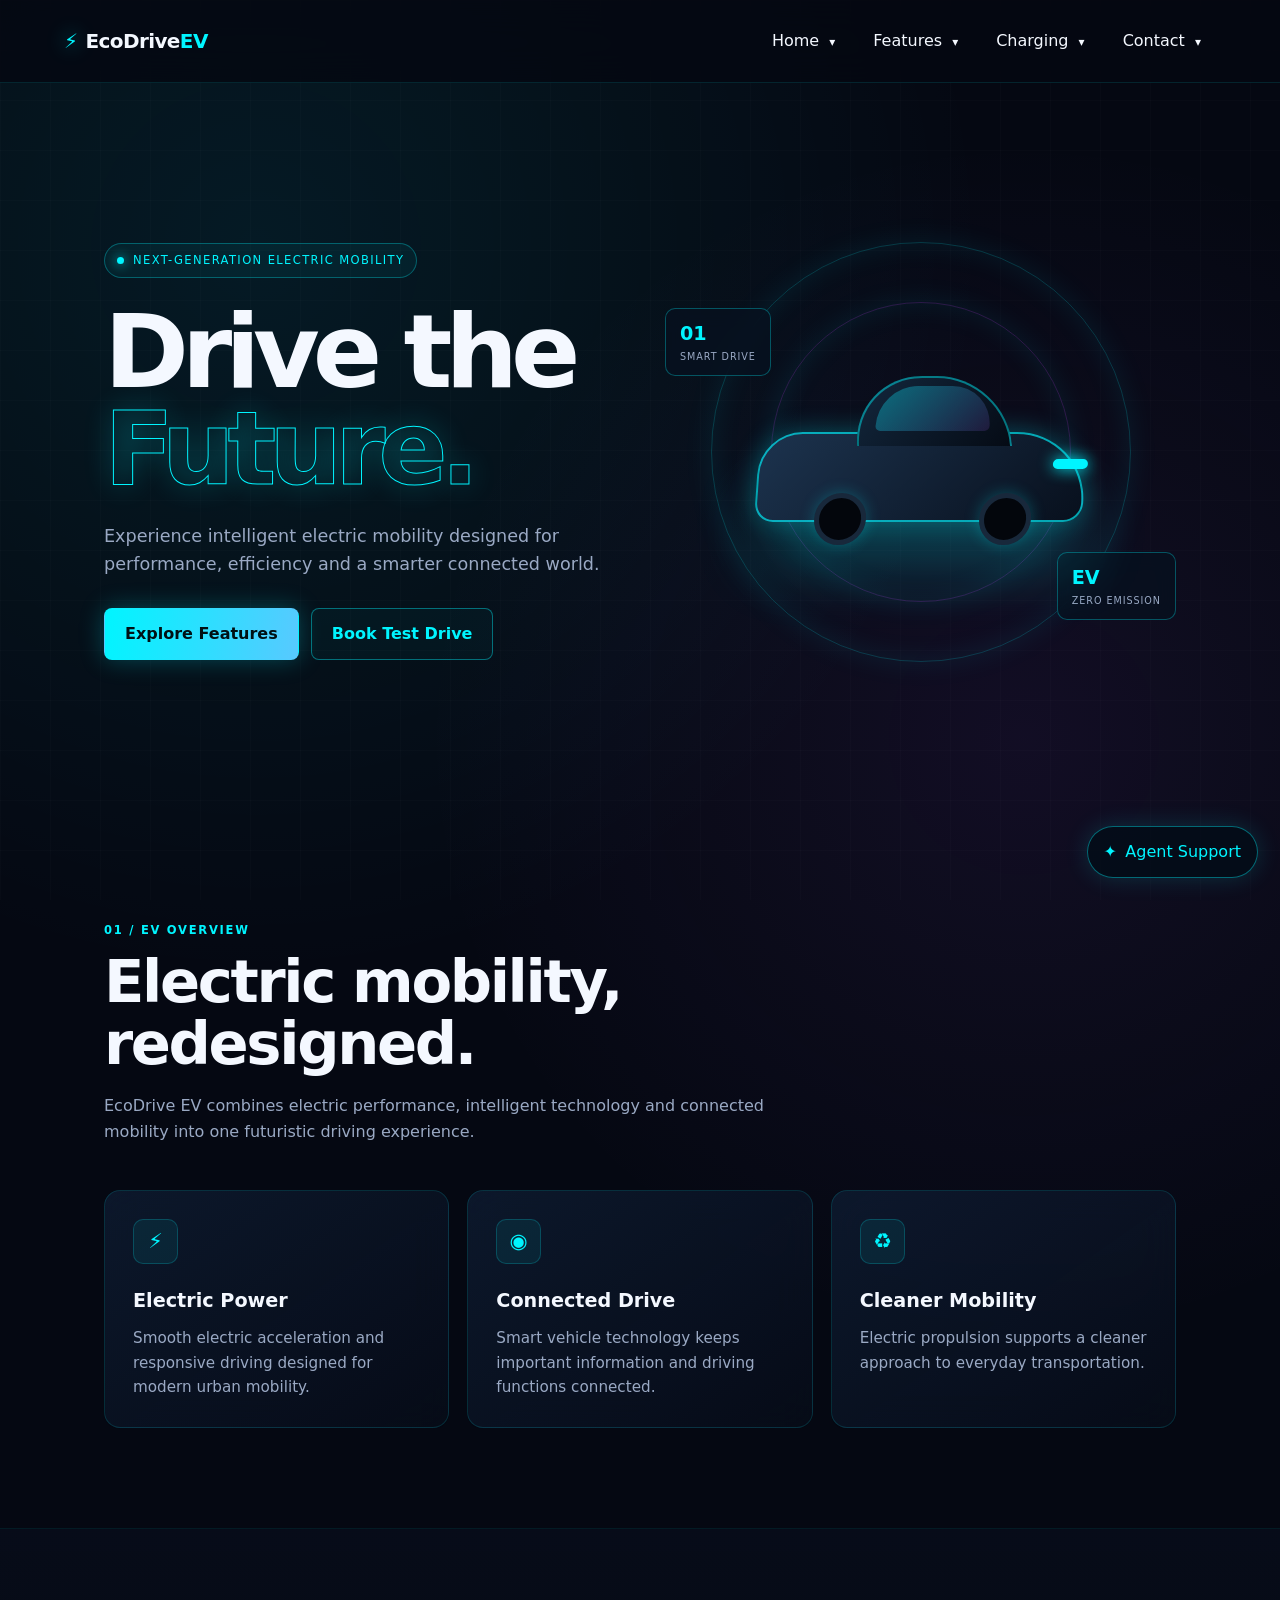
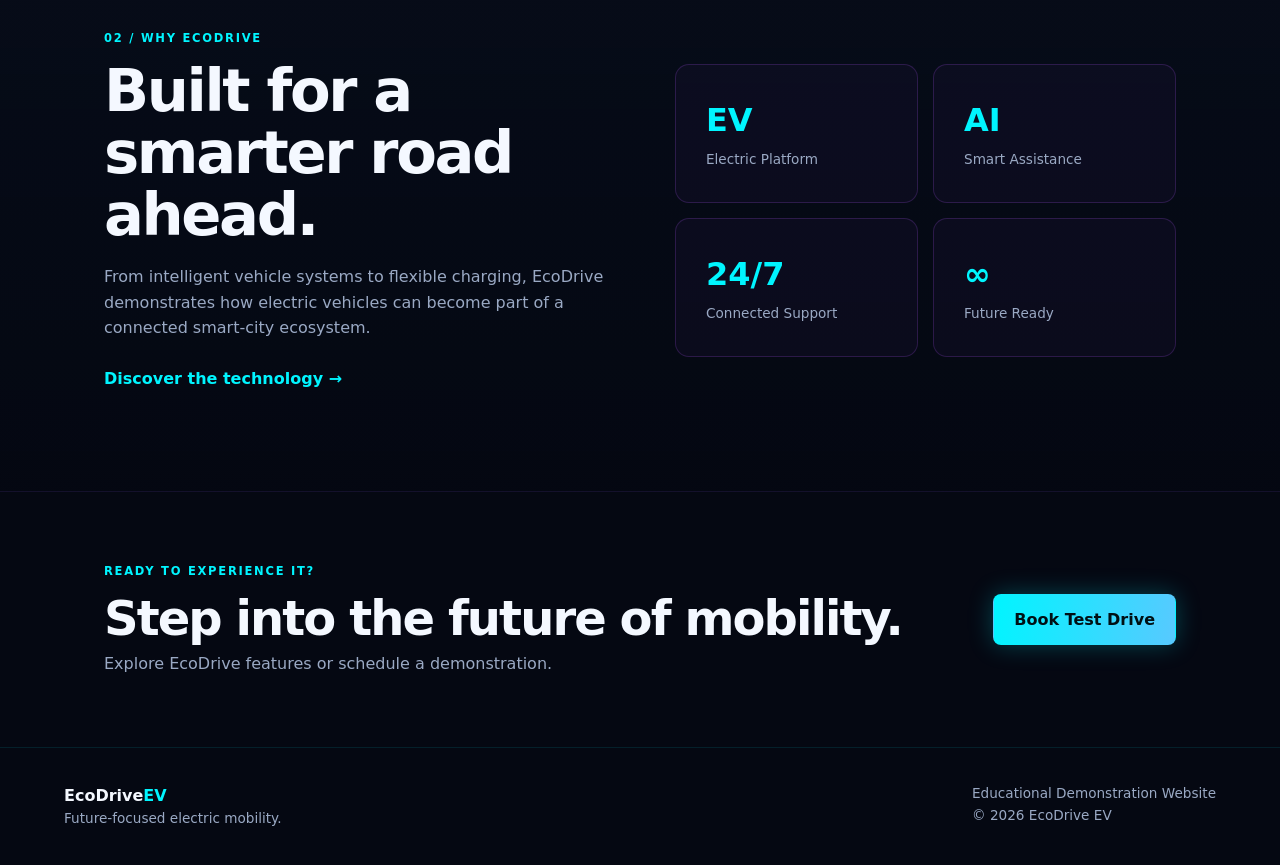
<file: index.html>
<!DOCTYPE html>
<html lang="en">
<head>
    <meta charset="UTF-8">
    <meta name="viewport" content="width=device-width, initial-scale=1.0">
    <meta name="description" content="EcoDrive EV - Futuristic Electric Vehicle Experience">
    <title>EcoDrive EV | Future of Electric Mobility</title>

    <link rel="stylesheet" href="style.css">
</head>

<body>

<header class="site-header">

    <div class="logo">
        <span class="logo-icon">⚡</span>
        <span>EcoDrive<span class="logo-highlight">EV</span></span>
    </div>

    <button class="menu-toggle" id="menuToggle" aria-label="Open navigation">
        ☰
    </button>

    <nav class="main-nav" id="mainNav">

        <div class="nav-item dropdown">
            <button class="nav-link dropdown-toggle">
                Home <span>▾</span>
            </button>

            <div class="dropdown-menu">
                <a href="index.html#overview">EV Overview</a>
                <a href="index.html#why-ecodrive">Why EcoDrive</a>
            </div>
        </div>

        <div class="nav-item dropdown">
            <button class="nav-link dropdown-toggle">
                Features <span>▾</span>
            </button>

            <div class="dropdown-menu">
                <a href="features.html#performance">Performance</a>
                <a href="features.html#smart-tech">Smart Technology</a>
            </div>
        </div>

        <div class="nav-item dropdown">
            <button class="nav-link dropdown-toggle">
                Charging <span>▾</span>
            </button>

            <div class="dropdown-menu">
                <a href="charging.html#home-charging">Home Charging</a>
                <a href="charging.html#fast-charging">Fast Charging</a>
            </div>
        </div>

        <div class="nav-item dropdown">
            <button class="nav-link dropdown-toggle">
                Contact <span>▾</span>
            </button>

            <div class="dropdown-menu">
                <a href="contact.html#test-drive">Book a Test Drive</a>
                <a href="contact.html#support">Customer Support</a>
            </div>
        </div>

    </nav>

</header>


<main>

    <section class="hero">

        <div class="hero-content">

            <div class="status-badge">
                <span class="status-dot"></span>
                NEXT-GENERATION ELECTRIC MOBILITY
            </div>

            <h1>
                Drive the
                <span>Future.</span>
            </h1>

            <p>
                Experience intelligent electric mobility designed for
                performance, efficiency and a smarter connected world.
            </p>

            <div class="hero-buttons">
                <a href="features.html" class="btn btn-primary">
                    Explore Features
                </a>

                <a href="contact.html#test-drive" class="btn btn-outline">
                    Book Test Drive
                </a>
            </div>

        </div>

        <div class="hero-visual">

            <div class="energy-ring ring-one"></div>
            <div class="energy-ring ring-two"></div>

            <div class="car-display">
                <div class="car-glow"></div>

                <div class="car-body">
                    <div class="car-roof"></div>
                    <div class="car-window"></div>
                    <div class="car-front"></div>
                    <div class="wheel wheel-left"></div>
                    <div class="wheel wheel-right"></div>
                </div>
            </div>

            <div class="floating-data data-one">
                <strong>01</strong>
                <span>SMART DRIVE</span>
            </div>

            <div class="floating-data data-two">
                <strong>EV</strong>
                <span>ZERO EMISSION</span>
            </div>

        </div>

    </section>


    <section class="section" id="overview">

        <div class="section-heading">

            <div class="eyebrow">01 / EV OVERVIEW</div>

            <h2>Electric mobility, redesigned.</h2>

            <p>
                EcoDrive EV combines electric performance, intelligent
                technology and connected mobility into one futuristic
                driving experience.
            </p>

        </div>


        <div class="card-grid three-columns">

            <article class="glass-card">

                <div class="card-icon">⚡</div>

                <h3>Electric Power</h3>

                <p>
                    Smooth electric acceleration and responsive driving
                    designed for modern urban mobility.
                </p>

            </article>


            <article class="glass-card">

                <div class="card-icon">◉</div>

                <h3>Connected Drive</h3>

                <p>
                    Smart vehicle technology keeps important information
                    and driving functions connected.
                </p>

            </article>


            <article class="glass-card">

                <div class="card-icon">♻</div>

                <h3>Cleaner Mobility</h3>

                <p>
                    Electric propulsion supports a cleaner approach to
                    everyday transportation.
                </p>

            </article>

        </div>

    </section>


    <section class="section dark-section" id="why-ecodrive">

        <div class="split-layout">

            <div>

                <div class="eyebrow">02 / WHY ECODRIVE</div>

                <h2>Built for a smarter road ahead.</h2>

                <p>
                    From intelligent vehicle systems to flexible charging,
                    EcoDrive demonstrates how electric vehicles can become
                    part of a connected smart-city ecosystem.
                </p>

                <a href="features.html" class="text-link">
                    Discover the technology →
                </a>

            </div>


            <div class="stats-grid">

                <div class="stat-card">
                    <strong>EV</strong>
                    <span>Electric Platform</span>
                </div>

                <div class="stat-card">
                    <strong>AI</strong>
                    <span>Smart Assistance</span>
                </div>

                <div class="stat-card">
                    <strong>24/7</strong>
                    <span>Connected Support</span>
                </div>

                <div class="stat-card">
                    <strong>∞</strong>
                    <span>Future Ready</span>
                </div>

            </div>

        </div>

    </section>


    <section class="cta-section">

        <div>

            <div class="eyebrow">READY TO EXPERIENCE IT?</div>

            <h2>Step into the future of mobility.</h2>

            <p>
                Explore EcoDrive features or schedule a demonstration.
            </p>

        </div>

        <a href="contact.html#test-drive" class="btn btn-primary">
            Book Test Drive
        </a>

    </section>

</main>


<footer class="site-footer">

    <div>
        <strong>EcoDrive<span class="logo-highlight">EV</span></strong>
        <p>Future-focused electric mobility.</p>
    </div>

    <div>
        <p>Educational Demonstration Website</p>
        <p>© <span id="year"></span> EcoDrive EV</p>
    </div>

</footer>


<!-- Chatbot -->

<div class="chatbot">

    <button class="chat-toggle" id="chatToggle">
        <span>✦</span>
        <span>Agent Support</span>
    </button>


    <div class="chat-window" id="chatWindow">

        <div class="chat-header">

            <div>
                <strong>EcoDrive Agent</strong>
                <small>Online Support</small>
            </div>

            <button id="chatClose">×</button>

        </div>


        <div class="chat-messages" id="chatMessages">

            <div class="bot-message">
                Welcome to EcoDrive Agent Support! How may I help you?
            </div>

        </div>


        <div class="quick-options">

            <button data-question="Tell me about EcoDrive">EcoDrive</button>
            <button data-question="What features are available?">Features</button>
            <button data-question="How does charging work?">Charging</button>
            <button data-question="I want a test drive">Test Drive</button>

        </div>


        <form class="chat-input" id="chatForm">

            <input
                type="text"
                id="chatInput"
                placeholder="Ask EcoDrive..."
                autocomplete="off"
                required
            >

            <button type="submit">➤</button>

        </form>

    </div>

</div>


<script src="script.js"></script>

</body>
</html>
</file>
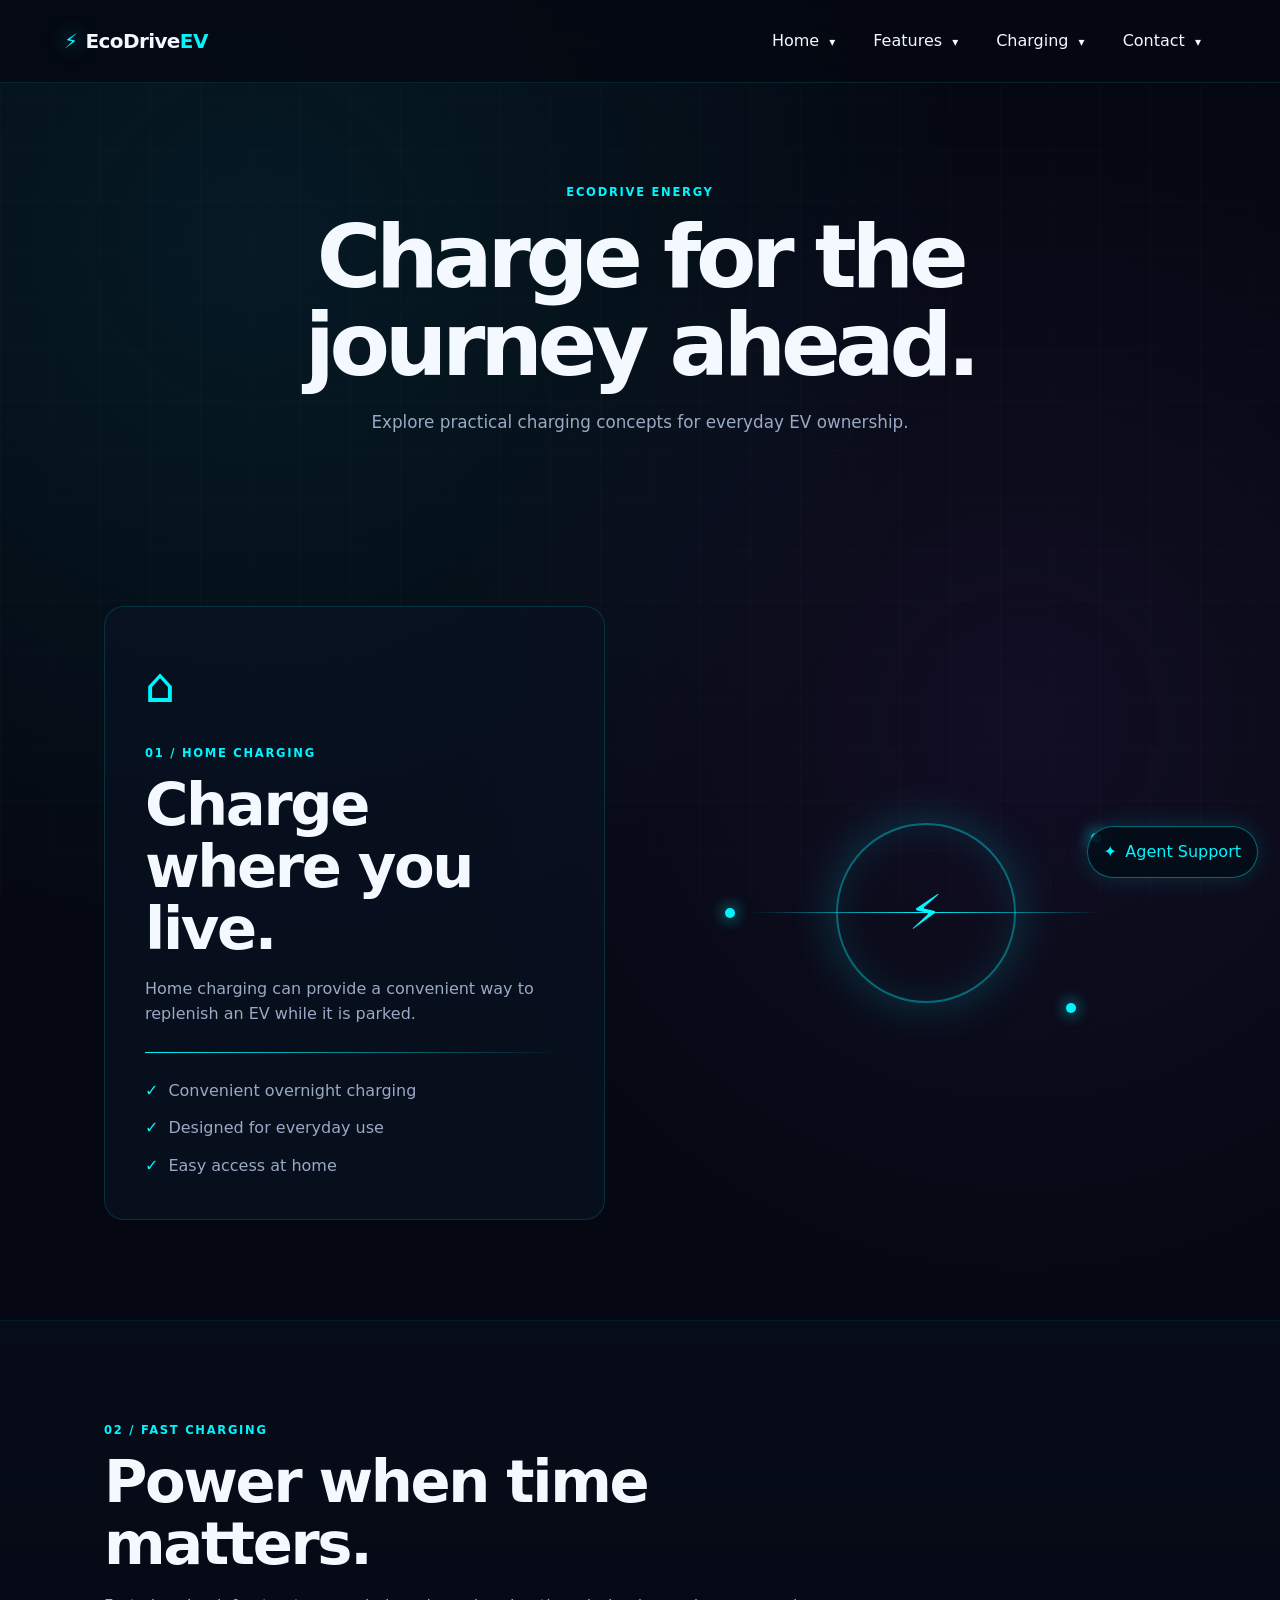
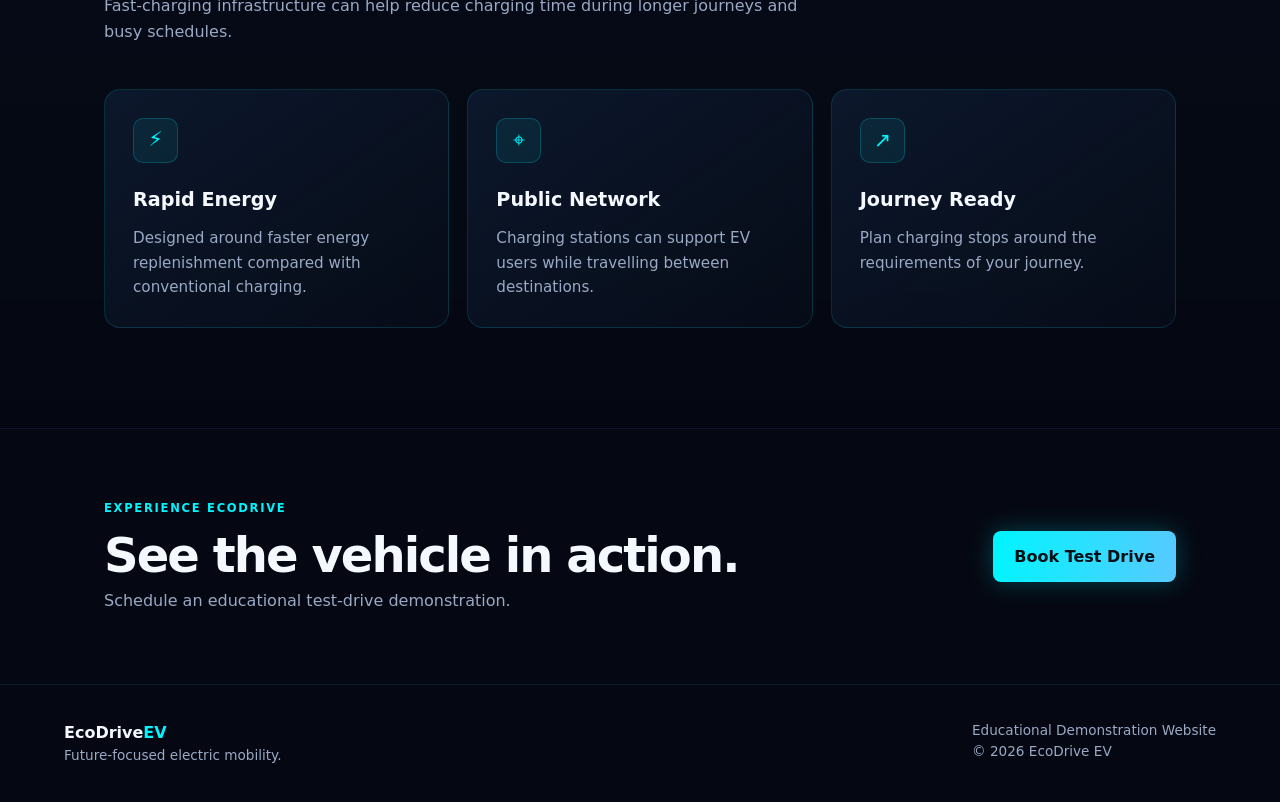
<file: charging.html>
<!DOCTYPE html>
<html lang="en">

<head>

    <meta charset="UTF-8">
    <meta name="viewport" content="width=device-width, initial-scale=1.0">

    <meta name="description"
          content="EcoDrive EV charging solutions">

    <title>EcoDrive EV | Charging</title>

    <link rel="stylesheet" href="style.css">

</head>


<body>

<header class="site-header">

    <div class="logo">
        <span class="logo-icon">⚡</span>
        <span>EcoDrive<span class="logo-highlight">EV</span></span>
    </div>

    <button class="menu-toggle" id="menuToggle">☰</button>

    <nav class="main-nav" id="mainNav">

        <div class="nav-item dropdown">

            <button class="nav-link dropdown-toggle">
                Home <span>▾</span>
            </button>

            <div class="dropdown-menu">
                <a href="index.html#overview">EV Overview</a>
                <a href="index.html#why-ecodrive">Why EcoDrive</a>
            </div>

        </div>


        <div class="nav-item dropdown">

            <button class="nav-link dropdown-toggle">
                Features <span>▾</span>
            </button>

            <div class="dropdown-menu">
                <a href="features.html#performance">Performance</a>
                <a href="features.html#smart-tech">Smart Technology</a>
            </div>

        </div>


        <div class="nav-item dropdown">

            <button class="nav-link dropdown-toggle">
                Charging <span>▾</span>
            </button>

            <div class="dropdown-menu">
                <a href="charging.html#home-charging">Home Charging</a>
                <a href="charging.html#fast-charging">Fast Charging</a>
            </div>

        </div>


        <div class="nav-item dropdown">

            <button class="nav-link dropdown-toggle">
                Contact <span>▾</span>
            </button>

            <div class="dropdown-menu">
                <a href="contact.html#test-drive">Book a Test Drive</a>
                <a href="contact.html#support">Customer Support</a>
            </div>

        </div>

    </nav>

</header>


<main>

<section class="page-hero">

    <div class="eyebrow">ECODRIVE ENERGY</div>

    <h1>Charge for the journey ahead.</h1>

    <p>
        Explore practical charging concepts for everyday EV ownership.
    </p>

</section>


<section class="section" id="home-charging">

    <div class="charging-grid">

        <div class="charging-card">

            <div class="charging-icon">⌂</div>

            <div class="eyebrow">01 / HOME CHARGING</div>

            <h2>Charge where you live.</h2>

            <p>
                Home charging can provide a convenient way to replenish
                an EV while it is parked.
            </p>

            <div class="charging-line"></div>

            <ul class="check-list">

                <li>Convenient overnight charging</li>
                <li>Designed for everyday use</li>
                <li>Easy access at home</li>

            </ul>

        </div>


        <div class="charging-visual">

            <div class="charging-core">
                <span>⚡</span>
            </div>

            <div class="energy-line"></div>

            <div class="energy-node node-one"></div>
            <div class="energy-node node-two"></div>
            <div class="energy-node node-three"></div>

        </div>

    </div>

</section>


<section class="section dark-section" id="fast-charging">

    <div class="section-heading">

        <div class="eyebrow">02 / FAST CHARGING</div>

        <h2>Power when time matters.</h2>

        <p>
            Fast-charging infrastructure can help reduce charging time
            during longer journeys and busy schedules.
        </p>

    </div>


    <div class="card-grid three-columns">

        <article class="glass-card charging-feature">

            <div class="card-icon">⚡</div>

            <h3>Rapid Energy</h3>

            <p>
                Designed around faster energy replenishment compared
                with conventional charging.
            </p>

        </article>


        <article class="glass-card charging-feature">

            <div class="card-icon">⌖</div>

            <h3>Public Network</h3>

            <p>
                Charging stations can support EV users while travelling
                between destinations.
            </p>

        </article>


        <article class="glass-card charging-feature">

            <div class="card-icon">↗</div>

            <h3>Journey Ready</h3>

            <p>
                Plan charging stops around the requirements of your
                journey.
            </p>

        </article>

    </div>

</section>


<section class="cta-section">

    <div>

        <div class="eyebrow">EXPERIENCE ECODRIVE</div>

        <h2>See the vehicle in action.</h2>

        <p>
            Schedule an educational test-drive demonstration.
        </p>

    </div>

    <a href="contact.html#test-drive" class="btn btn-primary">
        Book Test Drive
    </a>

</section>

</main>


<footer class="site-footer">

    <div>
        <strong>EcoDrive<span class="logo-highlight">EV</span></strong>
        <p>Future-focused electric mobility.</p>
    </div>

    <div>
        <p>Educational Demonstration Website</p>
        <p>© <span id="year"></span> EcoDrive EV</p>
    </div>

</footer>


<div class="chatbot">

    <button class="chat-toggle" id="chatToggle">
        <span>✦</span>
        <span>Agent Support</span>
    </button>


    <div class="chat-window" id="chatWindow">

        <div class="chat-header">

            <div>
                <strong>EcoDrive Agent</strong>
                <small>Online Support</small>
            </div>

            <button id="chatClose">×</button>

        </div>


        <div class="chat-messages" id="chatMessages">

            <div class="bot-message">
                Welcome to EcoDrive Agent Support! How may I help you?
            </div>

        </div>


        <div class="quick-options">

            <button data-question="How does home charging work?">Home Charging</button>
            <button data-question="Tell me about fast charging">Fast Charging</button>
            <button data-question="What features are available?">Features</button>
            <button data-question="I need help">Help</button>

        </div>


        <form class="chat-input" id="chatForm">

            <input
                type="text"
                id="chatInput"
                placeholder="Ask EcoDrive..."
                autocomplete="off"
                required
            >

            <button type="submit">➤</button>

        </form>

    </div>

</div>


<script src="script.js"></script>

</body>
</html>
</file>
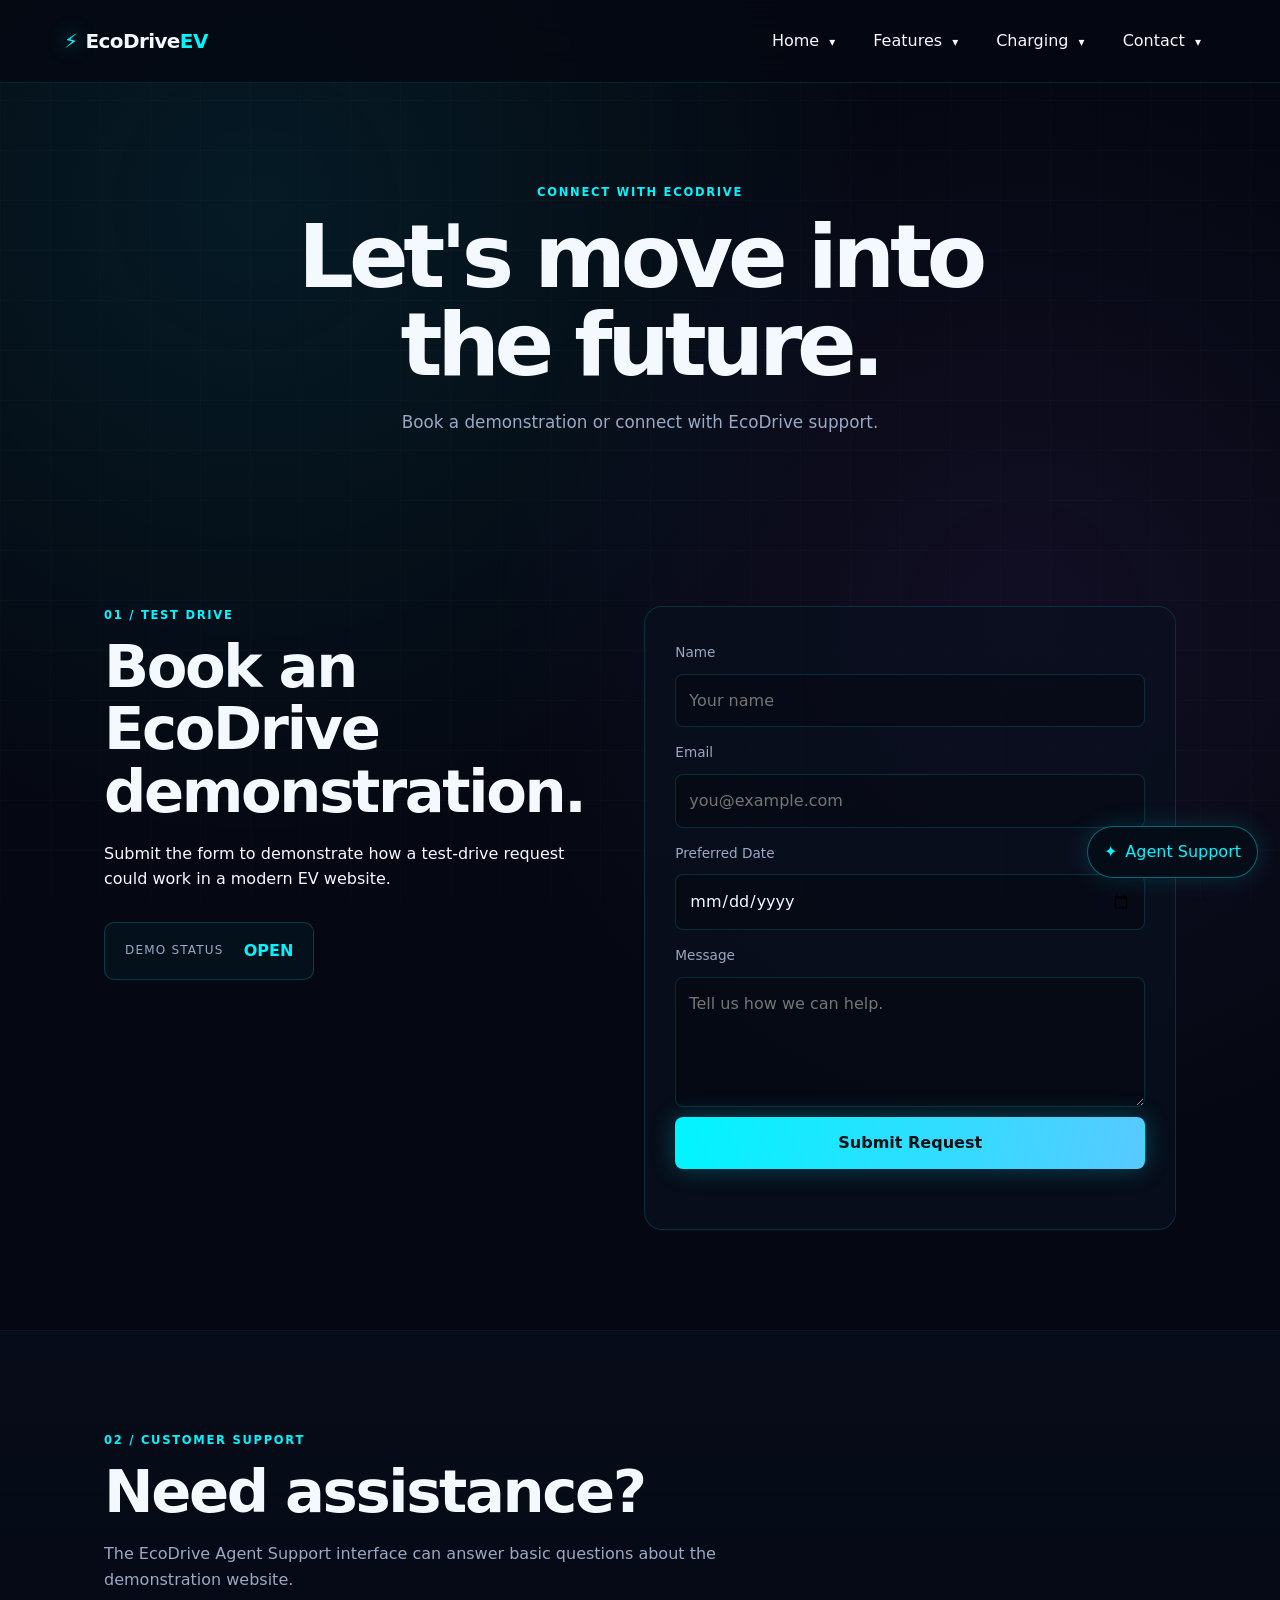
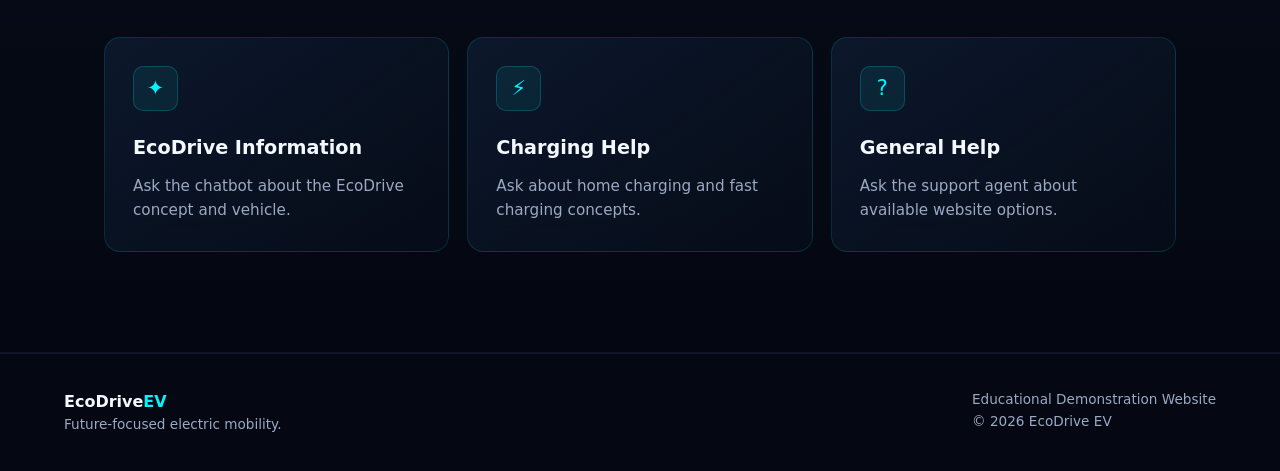
<file: contact.html>
<!DOCTYPE html>
<html lang="en">

<head>

    <meta charset="UTF-8">
    <meta name="viewport" content="width=device-width, initial-scale=1.0">

    <meta name="description"
          content="Contact EcoDrive EV and book a test drive">

    <title>EcoDrive EV | Contact</title>

    <link rel="stylesheet" href="style.css">

</head>


<body>

<header class="site-header">

    <div class="logo">
        <span class="logo-icon">⚡</span>
        <span>EcoDrive<span class="logo-highlight">EV</span></span>
    </div>

    <button class="menu-toggle" id="menuToggle">☰</button>

    <nav class="main-nav" id="mainNav">

        <div class="nav-item dropdown">

            <button class="nav-link dropdown-toggle">
                Home <span>▾</span>
            </button>

            <div class="dropdown-menu">
                <a href="index.html#overview">EV Overview</a>
                <a href="index.html#why-ecodrive">Why EcoDrive</a>
            </div>

        </div>


        <div class="nav-item dropdown">

            <button class="nav-link dropdown-toggle">
                Features <span>▾</span>
            </button>

            <div class="dropdown-menu">
                <a href="features.html#performance">Performance</a>
                <a href="features.html#smart-tech">Smart Technology</a>
            </div>

        </div>


        <div class="nav-item dropdown">

            <button class="nav-link dropdown-toggle">
                Charging <span>▾</span>
            </button>

            <div class="dropdown-menu">
                <a href="charging.html#home-charging">Home Charging</a>
                <a href="charging.html#fast-charging">Fast Charging</a>
            </div>

        </div>


        <div class="nav-item dropdown">

            <button class="nav-link dropdown-toggle">
                Contact <span>▾</span>
            </button>

            <div class="dropdown-menu">
                <a href="contact.html#test-drive">Book a Test Drive</a>
                <a href="contact.html#support">Customer Support</a>
            </div>

        </div>

    </nav>

</header>


<main>

<section class="page-hero">

    <div class="eyebrow">CONNECT WITH ECODRIVE</div>

    <h1>Let's move into the future.</h1>

    <p>
        Book a demonstration or connect with EcoDrive support.
    </p>

</section>


<section class="section" id="test-drive">

    <div class="contact-grid">

        <div>

            <div class="eyebrow">01 / TEST DRIVE</div>

            <h2>Book an EcoDrive demonstration.</h2>

            <p>
                Submit the form to demonstrate how a test-drive request
                could work in a modern EV website.
            </p>


            <div class="contact-highlight">

                <span>DEMO STATUS</span>

                <strong>OPEN</strong>

            </div>

        </div>


        <form class="contact-form" id="testDriveForm">

            <label for="name">Name</label>

            <input
                type="text"
                id="name"
                name="name"
                placeholder="Your name"
                required
            >


            <label for="email">Email</label>

            <input
                type="email"
                id="email"
                name="email"
                placeholder="you@example.com"
                required
            >


            <label for="date">Preferred Date</label>

            <input
                type="date"
                id="date"
                name="date"
                required
            >


            <label for="message">Message</label>

            <textarea
                id="message"
                name="message"
                rows="4"
                placeholder="Tell us how we can help."
            ></textarea>


            <button type="submit" class="btn btn-primary">
                Submit Request
            </button>

            <p class="form-message" id="formMessage"></p>

        </form>

    </div>

</section>


<section class="section dark-section" id="support">

    <div class="section-heading">

        <div class="eyebrow">02 / CUSTOMER SUPPORT</div>

        <h2>Need assistance?</h2>

        <p>
            The EcoDrive Agent Support interface can answer basic questions
            about the demonstration website.
        </p>

    </div>


    <div class="card-grid three-columns">

        <article class="glass-card">

            <div class="card-icon">✦</div>

            <h3>EcoDrive Information</h3>

            <p>
                Ask the chatbot about the EcoDrive concept and vehicle.
            </p>

        </article>


        <article class="glass-card">

            <div class="card-icon">⚡</div>

            <h3>Charging Help</h3>

            <p>
                Ask about home charging and fast charging concepts.
            </p>

        </article>


        <article class="glass-card">

            <div class="card-icon">?</div>

            <h3>General Help</h3>

            <p>
                Ask the support agent about available website options.
            </p>

        </article>

    </div>

</section>

</main>


<footer class="site-footer">

    <div>
        <strong>EcoDrive<span class="logo-highlight">EV</span></strong>
        <p>Future-focused electric mobility.</p>
    </div>

    <div>
        <p>Educational Demonstration Website</p>
        <p>© <span id="year"></span> EcoDrive EV</p>
    </div>

</footer>


<div class="chatbot">

    <button class="chat-toggle" id="chatToggle">
        <span>✦</span>
        <span>Agent Support</span>
    </button>


    <div class="chat-window" id="chatWindow">

        <div class="chat-header">

            <div>
                <strong>EcoDrive Agent</strong>
                <small>Online Support</small>
            </div>

            <button id="chatClose">×</button>

        </div>


        <div class="chat-messages" id="chatMessages">

            <div class="bot-message">
                Welcome to EcoDrive Agent Support! How may I help you?
            </div>

        </div>


        <div class="quick-options">

            <button data-question="Tell me about EcoDrive">EcoDrive</button>
            <button data-question="What features are available?">Features</button>
            <button data-question="How does charging work?">Charging</button>
            <button data-question="I want a test drive">Test Drive</button>

        </div>


        <form class="chat-input" id="chatForm">

            <input
                type="text"
                id="chatInput"
                placeholder="Ask EcoDrive..."
                autocomplete="off"
                required
            >

            <button type="submit">➤</button>

        </form>

    </div>

</div>


<script src="script.js"></script>

</body>
</html>
</file>
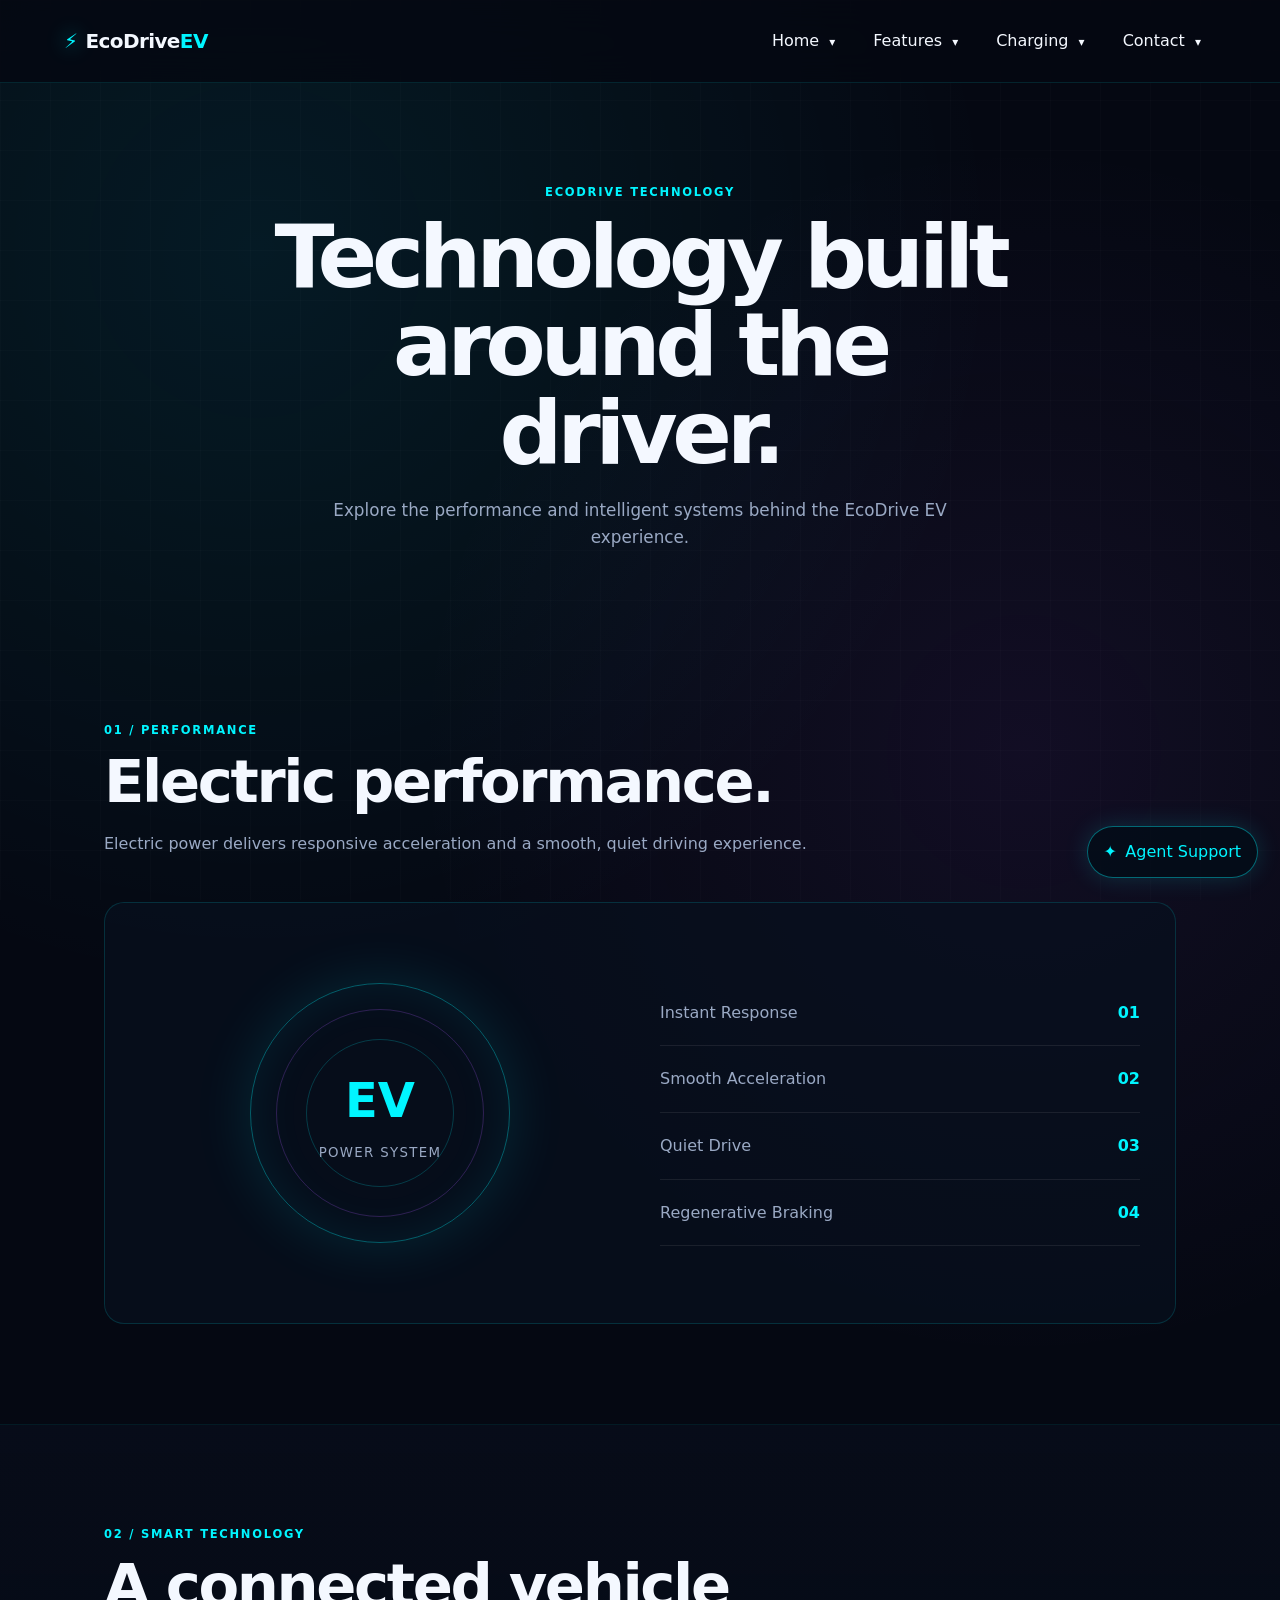
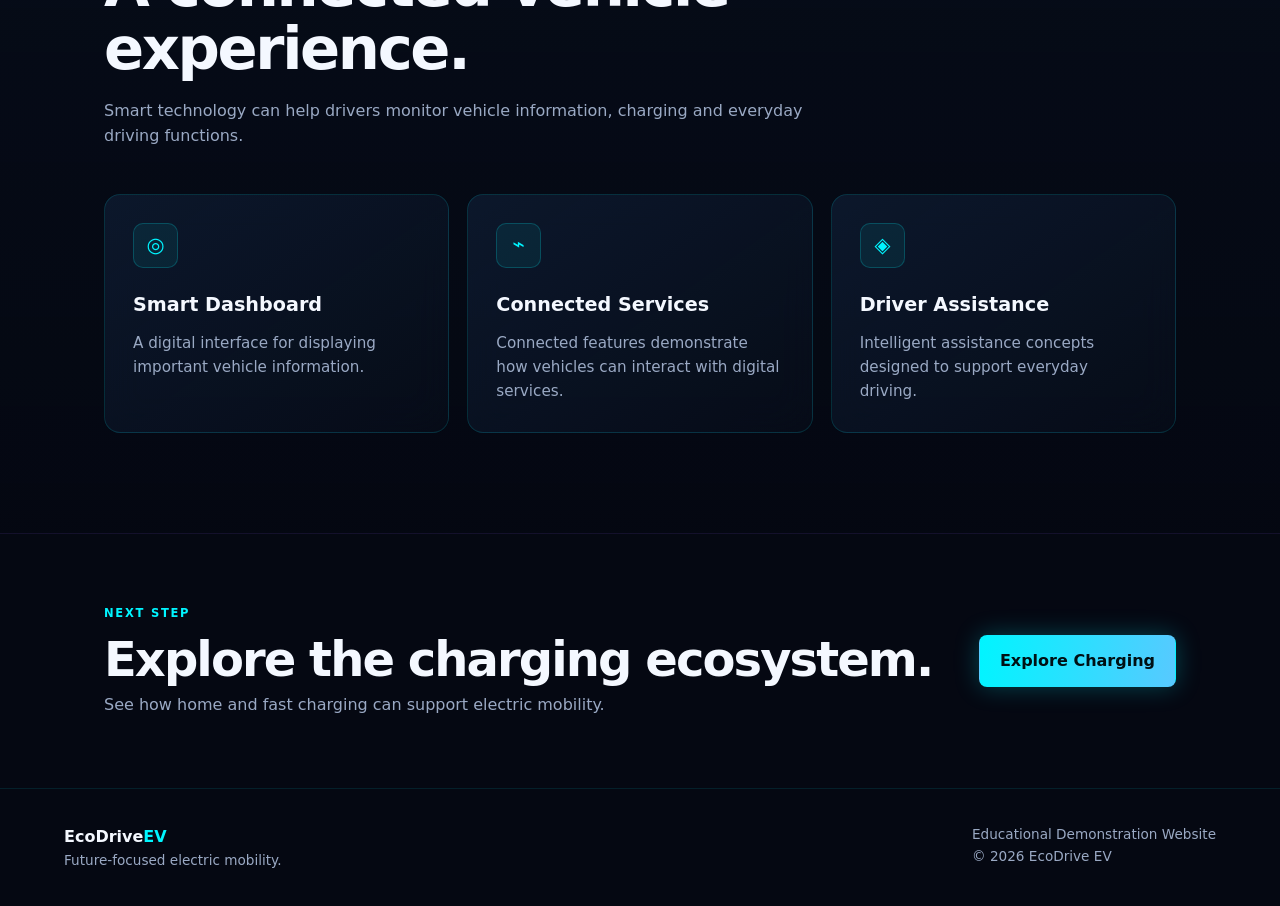
<file: features.html>
<!DOCTYPE html>
<html lang="en">

<head>

    <meta charset="UTF-8">
    <meta name="viewport" content="width=device-width, initial-scale=1.0">

    <meta name="description"
          content="EcoDrive EV performance and smart technology">

    <title>EcoDrive EV | Features</title>

    <link rel="stylesheet" href="style.css">

</head>


<body>

<header class="site-header">

    <div class="logo">
        <span class="logo-icon">⚡</span>
        <span>EcoDrive<span class="logo-highlight">EV</span></span>
    </div>

    <button class="menu-toggle" id="menuToggle">☰</button>

    <nav class="main-nav" id="mainNav">

        <div class="nav-item dropdown">

            <button class="nav-link dropdown-toggle">
                Home <span>▾</span>
            </button>

            <div class="dropdown-menu">
                <a href="index.html#overview">EV Overview</a>
                <a href="index.html#why-ecodrive">Why EcoDrive</a>
            </div>

        </div>


        <div class="nav-item dropdown">

            <button class="nav-link dropdown-toggle">
                Features <span>▾</span>
            </button>

            <div class="dropdown-menu">
                <a href="features.html#performance">Performance</a>
                <a href="features.html#smart-tech">Smart Technology</a>
            </div>

        </div>


        <div class="nav-item dropdown">

            <button class="nav-link dropdown-toggle">
                Charging <span>▾</span>
            </button>

            <div class="dropdown-menu">
                <a href="charging.html#home-charging">Home Charging</a>
                <a href="charging.html#fast-charging">Fast Charging</a>
            </div>

        </div>


        <div class="nav-item dropdown">

            <button class="nav-link dropdown-toggle">
                Contact <span>▾</span>
            </button>

            <div class="dropdown-menu">
                <a href="contact.html#test-drive">Book a Test Drive</a>
                <a href="contact.html#support">Customer Support</a>
            </div>

        </div>

    </nav>

</header>


<main>

<section class="page-hero">

    <div class="eyebrow">ECODRIVE TECHNOLOGY</div>

    <h1>Technology built around the driver.</h1>

    <p>
        Explore the performance and intelligent systems behind the
        EcoDrive EV experience.
    </p>

</section>


<section class="section" id="performance">

    <div class="section-heading">

        <div class="eyebrow">01 / PERFORMANCE</div>

        <h2>Electric performance.</h2>

        <p>
            Electric power delivers responsive acceleration and a smooth,
            quiet driving experience.
        </p>

    </div>


    <div class="feature-panel">

        <div class="feature-visual">

            <div class="performance-circle">

                <div>
                    <span>EV</span>
                    <small>POWER SYSTEM</small>
                </div>

            </div>

        </div>


        <div class="feature-content">

            <div class="feature-row">
                <span>Instant Response</span>
                <strong>01</strong>
            </div>

            <div class="feature-row">
                <span>Smooth Acceleration</span>
                <strong>02</strong>
            </div>

            <div class="feature-row">
                <span>Quiet Drive</span>
                <strong>03</strong>
            </div>

            <div class="feature-row">
                <span>Regenerative Braking</span>
                <strong>04</strong>
            </div>

        </div>

    </div>

</section>


<section class="section dark-section" id="smart-tech">

    <div class="section-heading">

        <div class="eyebrow">02 / SMART TECHNOLOGY</div>

        <h2>A connected vehicle experience.</h2>

        <p>
            Smart technology can help drivers monitor vehicle information,
            charging and everyday driving functions.
        </p>

    </div>


    <div class="card-grid three-columns">

        <article class="glass-card">

            <div class="card-icon">◎</div>

            <h3>Smart Dashboard</h3>

            <p>
                A digital interface for displaying important vehicle
                information.
            </p>

        </article>


        <article class="glass-card">

            <div class="card-icon">⌁</div>

            <h3>Connected Services</h3>

            <p>
                Connected features demonstrate how vehicles can interact
                with digital services.
            </p>

        </article>


        <article class="glass-card">

            <div class="card-icon">◈</div>

            <h3>Driver Assistance</h3>

            <p>
                Intelligent assistance concepts designed to support
                everyday driving.
            </p>

        </article>

    </div>

</section>


<section class="cta-section">

    <div>

        <div class="eyebrow">NEXT STEP</div>

        <h2>Explore the charging ecosystem.</h2>

        <p>
            See how home and fast charging can support electric mobility.
        </p>

    </div>

    <a href="charging.html" class="btn btn-primary">
        Explore Charging
    </a>

</section>

</main>


<footer class="site-footer">

    <div>
        <strong>EcoDrive<span class="logo-highlight">EV</span></strong>
        <p>Future-focused electric mobility.</p>
    </div>

    <div>
        <p>Educational Demonstration Website</p>
        <p>© <span id="year"></span> EcoDrive EV</p>
    </div>

</footer>


<div class="chatbot">

    <button class="chat-toggle" id="chatToggle">
        <span>✦</span>
        <span>Agent Support</span>
    </button>


    <div class="chat-window" id="chatWindow">

        <div class="chat-header">

            <div>
                <strong>EcoDrive Agent</strong>
                <small>Online Support</small>
            </div>

            <button id="chatClose">×</button>

        </div>


        <div class="chat-messages" id="chatMessages">

            <div class="bot-message">
                Welcome to EcoDrive Agent Support! How may I help you?
            </div>

        </div>


        <div class="quick-options">

            <button data-question="Tell me about EcoDrive">EcoDrive</button>
            <button data-question="What features are available?">Features</button>
            <button data-question="How does charging work?">Charging</button>
            <button data-question="I need help">Help</button>

        </div>


        <form class="chat-input" id="chatForm">

            <input
                type="text"
                id="chatInput"
                placeholder="Ask EcoDrive..."
                autocomplete="off"
                required
            >

            <button type="submit">➤</button>

        </form>

    </div>

</div>


<script src="script.js"></script>

</body>
</html>
</file>
<file: style.css>
/* =========================================================
   ECODRIVE EV
   FUTURISTIC NEON CYBER DESIGN
   ========================================================= */

:root {

    --bg: #050812;
    --bg-secondary: #09101f;
    --card: rgba(13, 22, 42, 0.72);

    --cyan: #00f5ff;
    --blue: #2388ff;
    --purple: #a855f7;

    --text: #f4f8ff;
    --muted: #9aa9c4;

    --border: rgba(0, 245, 255, 0.25);

    --shadow-cyan:
        0 0 20px rgba(0, 245, 255, 0.18);

    --shadow-purple:
        0 0 30px rgba(168, 85, 247, 0.18);

    --max-width: 1200px;
}


/* =========================================================
   RESET
   ========================================================= */

* {
    margin: 0;
    padding: 0;
    box-sizing: border-box;
}


html {
    scroll-behavior: smooth;
}


body {

    background:
        radial-gradient(
            circle at 20% 10%,
            rgba(0, 245, 255, 0.08),
            transparent 30%
        ),
        radial-gradient(
            circle at 80% 30%,
            rgba(168, 85, 247, 0.08),
            transparent 30%
        ),
        var(--bg);

    color: var(--text);

    font-family:
        Inter,
        system-ui,
        -apple-system,
        BlinkMacSystemFont,
        "Segoe UI",
        sans-serif;

    line-height: 1.6;

    min-height: 100vh;
}


body::before {

    content: "";

    position: fixed;

    inset: 0;

    pointer-events: none;

    background-image:
        linear-gradient(
            rgba(255,255,255,0.015) 1px,
            transparent 1px
        ),
        linear-gradient(
            90deg,
            rgba(255,255,255,0.015) 1px,
            transparent 1px
        );

    background-size: 50px 50px;

    z-index: -1;
}


a {
    color: inherit;
    text-decoration: none;
}


button,
input,
textarea {
    font: inherit;
}


/* =========================================================
   HEADER
   ========================================================= */

.site-header {

    width: 100%;

    padding: 18px 5%;

    display: flex;

    align-items: center;

    justify-content: space-between;

    position: sticky;

    top: 0;

    z-index: 1000;

    background: rgba(5, 8, 18, 0.82);

    backdrop-filter: blur(18px);

    border-bottom:
        1px solid rgba(0, 245, 255, 0.12);
}


.logo {

    display: flex;

    align-items: center;

    gap: 8px;

    font-size: 1.25rem;

    font-weight: 800;

    letter-spacing: -0.03em;
}


.logo-icon {

    color: var(--cyan);

    filter:
        drop-shadow(
            0 0 10px var(--cyan)
        );
}


.logo-highlight {
    color: var(--cyan);
}


.main-nav {

    display: flex;

    align-items: center;

    gap: 8px;
}


.nav-item {
    position: relative;
}


.nav-link {

    background: transparent;

    border: none;

    color: var(--text);

    padding: 10px 15px;

    cursor: pointer;

    transition: 0.25s;
}


.nav-link:hover {
    color: var(--cyan);
}


.dropdown-toggle span {
    font-size: 0.75rem;
    margin-left: 5px;
}


.dropdown-menu {

    position: absolute;

    top: calc(100% + 12px);

    left: 0;

    min-width: 210px;

    padding: 8px;

    background:
        rgba(7, 14, 29, 0.96);

    backdrop-filter: blur(20px);

    border:
        1px solid var(--border);

    border-radius: 12px;

    box-shadow:
        var(--shadow-cyan);

    opacity: 0;

    visibility: hidden;

    transform:
        translateY(-8px);

    transition: 0.25s;
}


.dropdown:hover .dropdown-menu,
.dropdown:focus-within .dropdown-menu {

    opacity: 1;

    visibility: visible;

    transform: translateY(0);
}


.dropdown-menu a {

    display: block;

    padding: 11px 13px;

    border-radius: 8px;

    color: var(--muted);

    transition: 0.2s;
}


.dropdown-menu a:hover {

    color: var(--cyan);

    background:
        rgba(0, 245, 255, 0.08);
}


.menu-toggle {

    display: none;

    border: 1px solid var(--border);

    background: rgba(0, 245, 255, 0.06);

    color: var(--cyan);

    padding: 8px 12px;

    border-radius: 8px;

    cursor: pointer;
}


/* =========================================================
   HERO
   ========================================================= */

.hero {

    min-height: 82vh;

    max-width: var(--max-width);

    margin: auto;

    padding: 90px 5%;

    display: grid;

    grid-template-columns:
        1fr 1fr;

    align-items: center;

    gap: 50px;
}


.hero-content {
    position: relative;
    z-index: 2;
}


.status-badge {

    display: inline-flex;

    align-items: center;

    gap: 9px;

    border:
        1px solid rgba(0, 245, 255, 0.3);

    background:
        rgba(0, 245, 255, 0.05);

    color: var(--cyan);

    padding: 7px 12px;

    border-radius: 999px;

    font-size: 0.72rem;

    letter-spacing: 0.12em;

    margin-bottom: 25px;
}


.status-dot {

    width: 7px;
    height: 7px;

    border-radius: 50%;

    background: var(--cyan);

    box-shadow:
        0 0 12px var(--cyan);
}


.hero h1 {

    font-size:
        clamp(3.2rem, 8vw, 6.8rem);

    line-height: 0.95;

    letter-spacing: -0.07em;

    margin-bottom: 25px;
}


.hero h1 span {

    color: transparent;

    -webkit-text-stroke:
        1px var(--cyan);

    text-shadow:
        0 0 30px rgba(0, 245, 255, 0.2);
}


.hero p {

    max-width: 600px;

    color: var(--muted);

    font-size: 1.1rem;

    margin-bottom: 30px;
}


.hero-buttons {

    display: flex;

    gap: 12px;

    flex-wrap: wrap;
}


/* =========================================================
   BUTTONS
   ========================================================= */

.btn {

    display: inline-flex;

    align-items: center;

    justify-content: center;

    padding: 12px 20px;

    border-radius: 8px;

    font-weight: 700;

    cursor: pointer;

    transition:
        transform 0.2s,
        box-shadow 0.2s,
        background 0.2s;

    border: 1px solid transparent;
}


.btn:hover {

    transform:
        translateY(-3px);
}


.btn-primary {

    color: #001014;

    background:
        linear-gradient(
            100deg,
            var(--cyan),
            #58c9ff
        );

    box-shadow:
        0 0 25px rgba(0, 245, 255, 0.25);
}


.btn-primary:hover {

    box-shadow:
        0 0 35px rgba(0, 245, 255, 0.5);
}


.btn-outline {

    border-color:
        rgba(0, 245, 255, 0.4);

    background:
        rgba(0, 245, 255, 0.03);

    color: var(--cyan);
}


.btn-outline:hover {

    background:
        rgba(0, 245, 255, 0.08);
}


/* =========================================================
   HERO VEHICLE VISUAL
   ========================================================= */

.hero-visual {

    min-height: 480px;

    position: relative;

    display: flex;

    align-items: center;

    justify-content: center;
}


.energy-ring {

    position: absolute;

    border-radius: 50%;

    border:
        1px solid rgba(0, 245, 255, 0.2);

    box-shadow:
        inset 0 0 30px rgba(0, 245, 255, 0.08),
        0 0 30px rgba(0, 245, 255, 0.08);

    animation:
        pulseRing 5s infinite ease-in-out;
}


.ring-one {

    width: 420px;
    height: 420px;
}


.ring-two {

    width: 300px;
    height: 300px;

    border-color:
        rgba(168, 85, 247, 0.22);

    animation-delay:
        -2s;
}


@keyframes pulseRing {

    0%,
    100% {
        transform: scale(0.95);
        opacity: 0.5;
    }

    50% {
        transform: scale(1.04);
        opacity: 1;
    }
}


.car-display {

    position: relative;

    width: 390px;

    height: 230px;

    z-index: 2;
}


.car-glow {

    position: absolute;

    left: 10%;

    right: 10%;

    bottom: 5%;

    height: 50px;

    background:
        var(--cyan);

    filter:
        blur(35px);

    opacity: 0.35;
}


.car-body {

    position: absolute;

    left: 8%;

    right: 8%;

    bottom: 45px;

    height: 90px;

    background:
        linear-gradient(
            135deg,
            #1c334e,
            #08101d
        );

    border:
        2px solid rgba(0, 245, 255, 0.65);

    border-radius:
        45px 75px 20px 20px;

    box-shadow:
        0 0 25px rgba(0, 245, 255, 0.3);

    transform:
        skewX(-4deg);
}


.car-roof {

    position: absolute;

    width: 48%;

    height: 70px;

    left: 28%;

    top: -58px;

    background:
        linear-gradient(
            135deg,
            #13283e,
            #050b15
        );

    border:
        2px solid rgba(0, 245, 255, 0.45);

    border-bottom: none;

    border-radius:
        70px 70px 0 0;

    transform:
        skewX(8deg);
}


.car-window {

    position: absolute;

    width: 35%;

    height: 45px;

    left: 35%;

    top: -48px;

    background:
        linear-gradient(
            135deg,
            rgba(0,245,255,0.35),
            rgba(168,85,247,0.15)
        );

    border-radius:
        40px 40px 5px 5px;
}


.car-front {

    position: absolute;

    right: -4px;

    top: 25px;

    width: 35px;

    height: 10px;

    border-radius: 20px;

    background:
        var(--cyan);

    box-shadow:
        0 0 15px var(--cyan);
}


.wheel {

    position: absolute;

    bottom: -25px;

    width: 52px;

    height: 52px;

    border-radius: 50%;

    background:
        #03060c;

    border:
        5px solid #18283b;

    box-shadow:
        0 0 15px rgba(0, 245, 255, 0.25);
}


.wheel-left {
    left: 18%;
}


.wheel-right {
    right: 15%;
}


.floating-data {

    position: absolute;

    padding: 10px 14px;

    background:
        rgba(7, 17, 31, 0.78);

    border:
        1px solid rgba(0, 245, 255, 0.3);

    border-radius: 10px;

    backdrop-filter:
        blur(10px);

    display: flex;

    flex-direction: column;
}


.floating-data strong {

    color: var(--cyan);

    font-size: 1.2rem;
}


.floating-data span {

    color: var(--muted);

    font-size: 0.6rem;

    letter-spacing: 0.1em;
}


.data-one {

    top: 20%;

    left: 0;
}


.data-two {

    bottom: 15%;

    right: 0;
}


/* =========================================================
   GENERAL SECTIONS
   ========================================================= */

.section {

    max-width: var(--max-width);

    margin: auto;

    padding: 100px 5%;
}


.dark-section {

    max-width: none;

    background:
        linear-gradient(
            180deg,
            rgba(9, 16, 31, 0.55),
            rgba(4, 8, 18, 0.8)
        );

    border-top:
        1px solid rgba(0, 245, 255, 0.08);

    border-bottom:
        1px solid rgba(168, 85, 247, 0.08);

    padding-left: max(5%, calc((100% - 1200px) / 2 + 5%));

    padding-right: max(5%, calc((100% - 1200px) / 2 + 5%));
}


.section-heading {

    max-width: 720px;

    margin-bottom: 45px;
}


.eyebrow {

    color: var(--cyan);

    font-size: 0.72rem;

    font-weight: 800;

    letter-spacing: 0.15em;

    margin-bottom: 12px;
}


h2 {

    font-size:
        clamp(2rem, 5vw, 3.7rem);

    line-height: 1.05;

    letter-spacing: -0.04em;

    margin-bottom: 18px;
}


.section-heading p,
.split-layout p,
.feature-content p {

    color: var(--muted);
}


/* =========================================================
   CARDS
   ========================================================= */

.card-grid {

    display: grid;

    gap: 18px;
}


.three-columns {

    grid-template-columns:
        repeat(3, 1fr);
}


.glass-card {

    background:
        linear-gradient(
            145deg,
            rgba(15, 30, 53, 0.72),
            rgba(8, 14, 27, 0.62)
        );

    border:
        1px solid rgba(0, 245, 255, 0.14);

    border-radius: 16px;

    padding: 28px;

    backdrop-filter:
        blur(18px);

    transition:
        transform 0.25s,
        border-color 0.25s,
        box-shadow 0.25s;
}


.glass-card:hover {

    transform:
        translateY(-7px);

    border-color:
        rgba(0, 245, 255, 0.45);

    box-shadow:
        var(--shadow-cyan);
}


.card-icon {

    width: 45px;

    height: 45px;

    display: grid;

    place-items: center;

    border-radius: 10px;

    color: var(--cyan);

    background:
        rgba(0, 245, 255, 0.07);

    border:
        1px solid rgba(0, 245, 255, 0.2);

    font-size: 1.3rem;

    margin-bottom: 22px;
}


.glass-card h3 {

    margin-bottom: 10px;

    font-size: 1.2rem;
}


.glass-card p {

    color: var(--muted);

    font-size: 0.95rem;
}


/* =========================================================
   SPLIT / STATS
   ========================================================= */

.split-layout {

    max-width: var(--max-width);

    margin: auto;

    display: grid;

    grid-template-columns:
        1fr 1fr;

    gap: 70px;

    align-items: center;
}


.text-link {

    display: inline-block;

    margin-top: 25px;

    color: var(--cyan);

    font-weight: 700;
}


.stats-grid {

    display: grid;

    grid-template-columns:
        repeat(2, 1fr);

    gap: 15px;
}


.stat-card {

    padding: 30px;

    border:
        1px solid rgba(168, 85, 247, 0.2);

    border-radius: 14px;

    background:
        rgba(168, 85, 247, 0.04);
}


.stat-card strong {

    display: block;

    font-size: 2rem;

    color: var(--cyan);
}


.stat-card span {

    color: var(--muted);

    font-size: 0.85rem;
}


/* =========================================================
   CTA
   ========================================================= */

.cta-section {

    max-width: var(--max-width);

    margin: auto;

    padding: 70px 5%;

    display: flex;

    justify-content: space-between;

    align-items: center;

    gap: 30px;
}


.cta-section h2 {

    margin-bottom: 8px;

    font-size:
        clamp(2rem, 4vw, 3rem);
}


.cta-section p {

    color: var(--muted);
}


/* =========================================================
   PAGE HERO
   ========================================================= */

.page-hero {

    max-width: 900px;

    margin: auto;

    text-align: center;

    padding: 100px 5% 70px;
}


.page-hero h1 {

    font-size:
        clamp(2.8rem, 7vw, 5.5rem);

    line-height: 1;

    letter-spacing: -0.06em;

    margin-bottom: 20px;
}


.page-hero p {

    max-width: 650px;

    margin: auto;

    color: var(--muted);

    font-size: 1.05rem;
}


/* =========================================================
   FEATURE PAGE
   ========================================================= */

.feature-panel {

    display: grid;

    grid-template-columns:
        1fr 1fr;

    gap: 40px;

    padding: 35px;

    border:
        1px solid rgba(0, 245, 255, 0.15);

    border-radius: 20px;

    background:
        rgba(8, 16, 31, 0.7);
}


.feature-visual {

    min-height: 350px;

    display: grid;

    place-items: center;
}


.performance-circle {

    width: 260px;

    height: 260px;

    border-radius: 50%;

    display: grid;

    place-items: center;

    border:
        1px solid rgba(0, 245, 255, 0.35);

    box-shadow:
        inset 0 0 50px rgba(0, 245, 255, 0.08),
        0 0 60px rgba(0, 245, 255, 0.12);

    position: relative;
}


.performance-circle::before,
.performance-circle::after {

    content: "";

    position: absolute;

    border-radius: 50%;

    border:
        1px solid rgba(168, 85, 247, 0.25);
}


.performance-circle::before {

    inset: 25px;
}


.performance-circle::after {

    inset: 55px;

    border-color:
        rgba(0, 245, 255, 0.2);
}


.performance-circle div {

    position: relative;

    z-index: 2;

    text-align: center;
}


.performance-circle span {

    display: block;

    color: var(--cyan);

    font-size: 3rem;

    font-weight: 900;
}


.performance-circle small {

    color: var(--muted);

    letter-spacing: 0.1em;
}


.feature-content {

    display: flex;

    flex-direction: column;

    justify-content: center;
}


.feature-row {

    display: flex;

    justify-content: space-between;

    align-items: center;

    padding: 20px 0;

    border-bottom:
        1px solid rgba(255,255,255,0.08);
}


.feature-row span {

    color: var(--muted);
}


.feature-row strong {

    color: var(--cyan);
}


/* =========================================================
   CHARGING
   ========================================================= */

.charging-grid {

    display: grid;

    grid-template-columns:
        1fr 1fr;

    gap: 70px;

    align-items: center;
}


.charging-card {

    padding: 40px;

    border:
        1px solid rgba(0, 245, 255, 0.15);

    border-radius: 20px;

    background:
        rgba(10, 19, 35, 0.68);
}


.charging-icon {

    font-size: 3rem;

    color: var(--cyan);

    margin-bottom: 20px;
}


.charging-card h2 {

    margin-bottom: 15px;
}


.charging-card p {

    color: var(--muted);
}


.charging-line {

    height: 1px;

    background:
        linear-gradient(
            90deg,
            var(--cyan),
            transparent
        );

    margin: 25px 0;
}


.check-list {

    list-style: none;

    display: grid;

    gap: 12px;
}


.check-list li {

    color: var(--muted);
}


.check-list li::before {

    content: "✓";

    color: var(--cyan);

    margin-right: 10px;
}


.charging-visual {

    min-height: 400px;

    display: grid;

    place-items: center;

    position: relative;
}


.charging-core {

    width: 180px;

    height: 180px;

    border-radius: 50%;

    display: grid;

    place-items: center;

    font-size: 3rem;

    color: var(--cyan);

    border:
        2px solid rgba(0, 245, 255, 0.4);

    box-shadow:
        0 0 50px rgba(0, 245, 255, 0.2),
        inset 0 0 40px rgba(0, 245, 255, 0.1);

    animation:
        corePulse 2.5s infinite ease-in-out;
}


@keyframes corePulse {

    0%,
    100% {
        transform: scale(0.96);
    }

    50% {
        transform: scale(1.04);
    }
}


.energy-line {

    position: absolute;

    width: 70%;

    height: 1px;

    background:
        linear-gradient(
            90deg,
            transparent,
            var(--cyan),
            transparent
        );
}


.energy-node {

    position: absolute;

    width: 10px;

    height: 10px;

    border-radius: 50%;

    background: var(--cyan);

    box-shadow:
        0 0 15px var(--cyan);
}


.node-one {
    left: 10%;
}


.node-two {
    right: 15%;
    top: 30%;
}


.node-three {
    right: 20%;
    bottom: 25%;
}


/* =========================================================
   CONTACT
   ========================================================= */

.contact-grid {

    display: grid;

    grid-template-columns:
        0.9fr 1.1fr;

    gap: 60px;

    align-items: start;
}


.contact-highlight {

    margin-top: 30px;

    display: inline-flex;

    gap: 20px;

    align-items: center;

    padding: 15px 20px;

    border:
        1px solid rgba(0,245,255,0.2);

    border-radius: 10px;

    background:
        rgba(0,245,255,0.04);
}


.contact-highlight span {

    color: var(--muted);

    font-size: 0.75rem;

    letter-spacing: 0.1em;
}


.contact-highlight strong {

    color: var(--cyan);
}


.contact-form {

    padding: 30px;

    border:
        1px solid rgba(0,245,255,0.15);

    border-radius: 18px;

    background:
        rgba(9,17,31,0.7);

    display: grid;

    gap: 10px;
}


.contact-form label {

    color: var(--muted);

    font-size: 0.85rem;

    margin-top: 5px;
}


.contact-form input,
.contact-form textarea {

    width: 100%;

    background:
        rgba(0,0,0,0.2);

    border:
        1px solid rgba(0,245,255,0.15);

    color: var(--text);

    padding: 13px;

    border-radius: 8px;

    outline: none;

    resize: vertical;
}


.contact-form input:focus,
.contact-form textarea:focus {

    border-color:
        var(--cyan);

    box-shadow:
        0 0 15px rgba(0,245,255,0.1);
}


.form-message {

    color: var(--cyan);

    min-height: 20px;

    font-size: 0.85rem;
}


/* =========================================================
   FOOTER
   ========================================================= */

.site-footer {

    padding: 35px 5%;

    border-top:
        1px solid rgba(0,245,255,0.1);

    display: flex;

    justify-content: space-between;

    gap: 30px;

    color: var(--muted);

    font-size: 0.85rem;
}


.site-footer strong {

    color: var(--text);

    font-size: 1rem;
}


/* =========================================================
   CHATBOT
   ========================================================= */

.chatbot {

    position: fixed;

    right: 22px;

    bottom: 22px;

    z-index: 2000;
}


.chat-toggle {

    display: flex;

    align-items: center;

    gap: 8px;

    border:
        1px solid rgba(0,245,255,0.4);

    background:
        rgba(5,13,25,0.94);

    color: var(--cyan);

    padding: 12px 16px;

    border-radius: 999px;

    cursor: pointer;

    box-shadow:
        0 0 25px rgba(0,245,255,0.15);

    transition: 0.2s;
}


.chat-toggle:hover {

    box-shadow:
        0 0 35px rgba(0,245,255,0.35);
}


.chat-window {

    position: absolute;

    right: 0;

    bottom: 62px;

    width: 350px;

    height: 500px;

    display: none;

    flex-direction: column;

    overflow: hidden;

    border:
        1px solid rgba(0,245,255,0.3);

    border-radius: 18px;

    background:
        rgba(5,11,23,0.97);

    backdrop-filter:
        blur(20px);

    box-shadow:
        0 0 40px rgba(0,245,255,0.15);
}


.chat-window.active {

    display: flex;
}


.chat-header {

    display: flex;

    align-items: center;

    justify-content: space-between;

    padding: 16px;

    border-bottom:
        1px solid rgba(255,255,255,0.08);
}


.chat-header strong {

    display: block;

    color: var(--cyan);
}


.chat-header small {

    color: var(--muted);
}


.chat-header button {

    border: none;

    background: transparent;

    color: var(--muted);

    font-size: 1.6rem;

    cursor: pointer;
}


.chat-messages {

    flex: 1;

    overflow-y: auto;

    padding: 15px;

    display: flex;

    flex-direction: column;

    gap: 10px;
}


.bot-message,
.user-message {

    max-width: 85%;

    padding: 10px 12px;

    border-radius: 12px;

    font-size: 0.86rem;
}


.bot-message {

    align-self: flex-start;

    background:
        rgba(0,245,255,0.07);

    border:
        1px solid rgba(0,245,255,0.12);

    color: #dcefff;
}


.user-message {

    align-self: flex-end;

    background:
        rgba(168,85,247,0.18);

    border:
        1px solid rgba(168,85,247,0.25);

    color: white;
}


.quick-options {

    display: flex;

    gap: 6px;

    padding: 8px;

    overflow-x: auto;

    border-top:
        1px solid rgba(255,255,255,0.06);
}


.quick-options button {

    flex-shrink: 0;

    background:
        rgba(0,245,255,0.05);

    border:
        1px solid rgba(0,245,255,0.16);

    color: var(--cyan);

    padding: 6px 9px;

    border-radius: 999px;

    cursor: pointer;

    font-size: 0.7rem;
}


.chat-input {

    display: flex;

    padding: 10px;

    gap: 7px;

    border-top:
        1px solid rgba(255,255,255,0.08);
}


.chat-input input {

    flex: 1;

    min-width: 0;

    background:
        rgba(255,255,255,0.04);

    border:
        1px solid rgba(0,245,255,0.15);

    color: white;

    padding: 10px;

    border-radius: 8px;

    outline: none;
}


.chat-input button {

    width: 42px;

    border: none;

    border-radius: 8px;

    background: var(--cyan);

    color: #001014;

    cursor: pointer;
}


/* =========================================================
   RESPONSIVE
   ========================================================= */

@media (max-width: 900px) {

    .hero,
    .split-layout,
    .feature-panel,
    .charging-grid,
    .contact-grid {

        grid-template-columns: 1fr;
    }


    .hero {

        text-align: center;

        padding-top: 70px;
    }


    .hero p {

        margin-left: auto;

        margin-right: auto;
    }


    .hero-buttons {

        justify-content: center;
    }


    .hero-visual {

        min-height: 400px;
    }


    .three-columns {

        grid-template-columns: 1fr;
    }


    .cta-section {

        flex-direction: column;

        align-items: flex-start;
    }


    .feature-panel {

        gap: 10px;
    }

}


@media (max-width: 760px) {

    .site-header {

        padding: 15px 5%;
    }


    .menu-toggle {

        display: block;
    }


    .main-nav {

        position: absolute;

        top: 100%;

        left: 0;

        right: 0;

        display: none;

        flex-direction: column;

        align-items: stretch;

        padding: 12px;

        background:
            rgba(5,8,18,0.98);

        border-bottom:
            1px solid rgba(0,245,255,0.12);
    }


    .main-nav.active {

        display: flex;
    }


    .nav-link {

        width: 100%;

        text-align: left;

        padding: 13px;
    }


    .dropdown-menu {

        position: static;

        width: 100%;

        display: none;

        opacity: 1;

        visibility: visible;

        transform: none;

        box-shadow: none;

        margin-top: 0;
    }


    .dropdown.open .dropdown-menu {

        display: block;
    }


    .dropdown:hover .dropdown-menu {

        display: none;
    }


    .dropdown.open:hover .dropdown-menu {

        display: block;
    }


    .stats-grid {

        grid-template-columns: 1fr;
    }


    .site-footer {

        flex-direction: column;
    }


    .chatbot {

        right: 12px;

        bottom: 12px;
    }


    .chat-window {

        width:
            min(350px, calc(100vw - 24px));

        height: 480px;
    }


    .chat-toggle span:last-child {

        display: none;
    }


    .ring-one {

        width: 310px;
        height: 310px;
    }


    .ring-two {

        width: 220px;
        height: 220px;
    }


    .car-display {

        transform: scale(0.78);
    }


    .floating-data {

        display: none;
    }

}


@media (max-width: 500px) {

    .section {

        padding-top: 70px;

        padding-bottom: 70px;
    }


    .page-hero {

        padding-top: 70px;
    }


    .hero h1 {

        font-size: 3.4rem;
    }


    .charging-card,
    .contact-form,
    .feature-panel {

        padding: 22px;
    }


    .performance-circle {

        width: 210px;

        height: 210px;
    }

}
</file>
